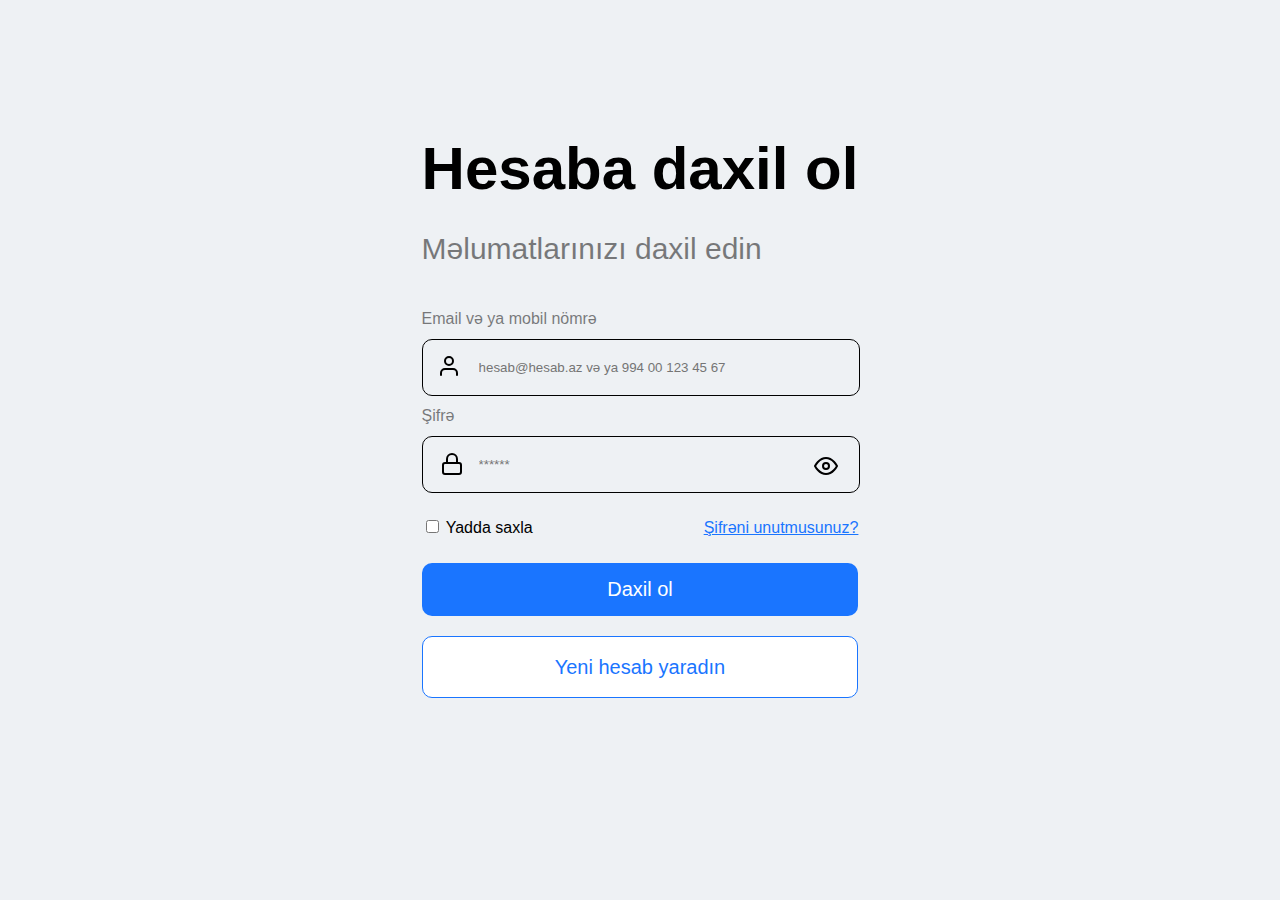
<file: index.html>
<!DOCTYPE html>
<html lang="en">
  <head>
    <meta charset="UTF-8" />
    <meta name="viewport" content="width=device-width, initial-scale=1.0" />
    <link rel="stylesheet" href="./style/home.css" />
    <title>Hesab az</title>
  </head>
  <body>
    <form class="form">
      <h1 class="form__title">Hesaba daxil ol</h1>
      <p class="form__content">Məlumatlarınızı daxil edin</p>

      <div class="form__email-phone">
        <label class="form__email-phone-lbl" for="Email Tel"
          >Email və ya mobil nömrə</label
        >
        <div class="rltv">
          <input
            class="form__email-phone-inpt"
            type="text"
            placeholder="hesab@hesab.az və ya 994 00 123 45 67"
          />
          <div class="message"></div>
          <img
            class="form__email-phone-icon"
            src="./image/user.svg"
            alt="user"
          />
        </div>
      </div>

      <div class="form__password">
        <label class="form__password-lbl" for="Şifrə">Şifrə</label>

        <div class="rltv">
          <input
            class="form__password-inpt"
            type="password"
            placeholder="******"
          />
          <img
            class="form__password-icon-lock"
            src="./image/lock.svg"
            alt="lock"
          />
          <img
            class="form__password-icon-eye"
            src="./image/eye.svg"
            alt="eye"
          />
          <img
            class="form__password-icon-eye-off"
            src="./image/eye-off.svg"
            alt="eye-off"
          />
        </div>
      </div>
      <div class="warning"></div>
      <div class="form__remember">
        <div class="form__remember-inpt">
          <input type="checkbox" />
          <label for="remember">Yadda saxla</label>
        </div>

        <div class="form__remember-forgot">
          <a href="./about.html">Şifrəni unutmusunuz?</a>
        </div>
      </div>

      <div class="form__submit">
        <button class="form__submit-enter" type="submit">Daxil ol</button>

        <a href="./contact.html" class="form__submit-newaccount" type="submit">
          Yeni hesab yaradın
        </a>
      </div>
    </form>
    <script src="./js/index.js"></script>
  </body>
</html>
</file>
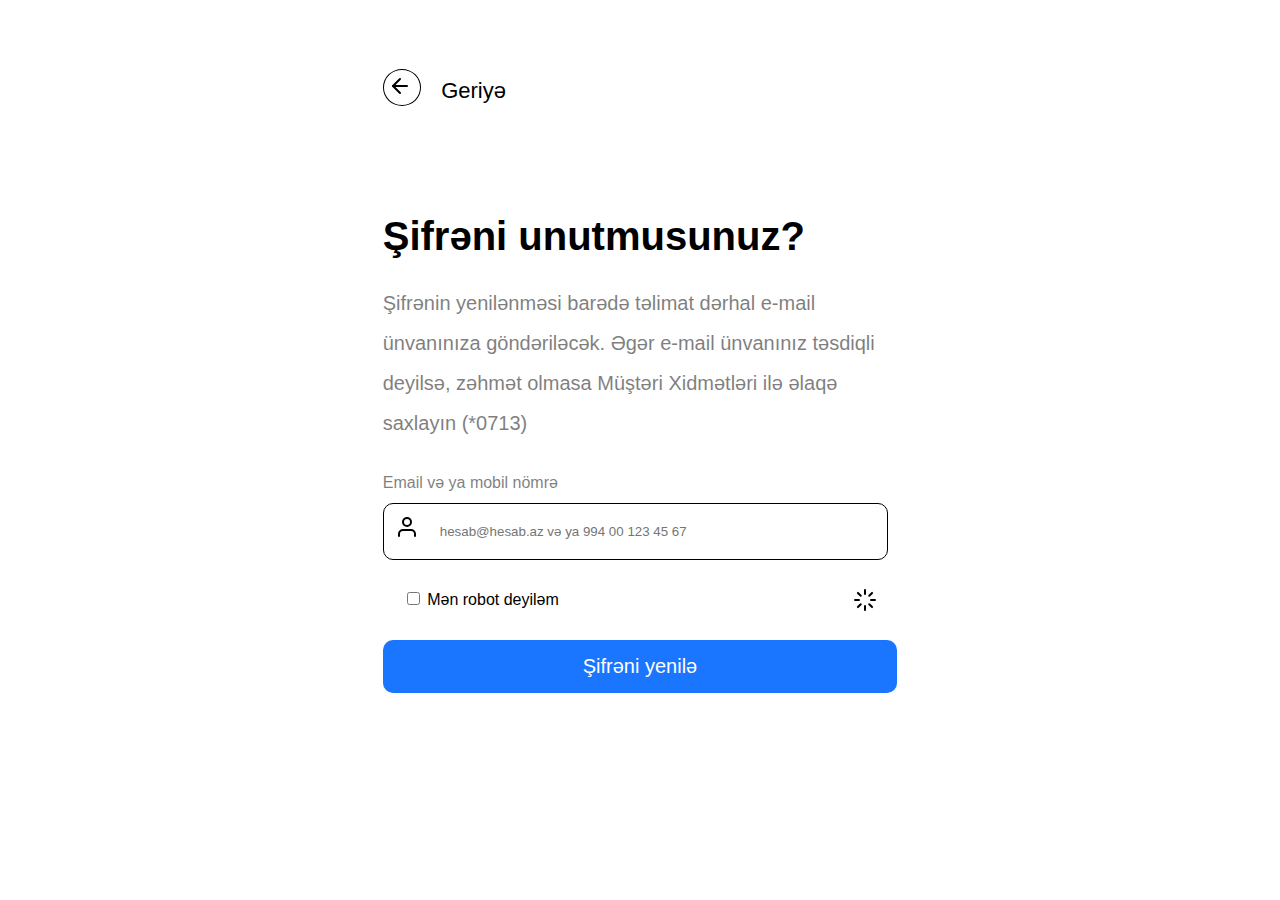
<file: about.html>
<!DOCTYPE html>
<html lang="en">
  <head>
    <meta charset="UTF-8" />
    <meta name="viewport" content="width=device-width, initial-scale=1.0" />
    <link rel="stylesheet" href="./style/about.css" />
    <title>Forgot password</title>
  </head>
  <body>
    <form class="form">
      <div class="form__prev">
        <a class="form__prev-btn" href="./index.html">
          <img src="./image/arrow-left.svg" alt="arrow" />
        </a>
        <span class="form__prev-text"> Geriyə</span>
      </div>

      <h1 class="form__title">Şifrəni unutmusunuz?</h1>
      <p class="form__content">
        Şifrənin yenilənməsi barədə təlimat dərhal e-mail <br />
        ünvanınıza göndəriləcək. Əgər e-mail ünvanınız təsdiqli <br />
        deyilsə, zəhmət olmasa Müştəri Xidmətləri ilə əlaqə <br />
        saxlayın (*0713)
      </p>

      <div class="form__email-phone">
        <label class="form__email-phone-lbl" for="Email Tel"
          >Email və ya mobil nömrə</label
        >
        <div class="rltv">
          <input
            class="form__email-phone-inpt"
            type="text"
            placeholder="hesab@hesab.az və ya 994 00 123 45 67"
          />
          <div class="message"></div>
          <img
            class="form__email-phone-icon"
            src="./image/user.svg"
            alt="user"
          />
        </div>
      </div>

      <div class="form__confirmation">
        <div class="form__confirmation-elements">
          <input class="form__confirmation-elements-inpt" type="checkbox" />
          <label>Mən robot deyiləm</label>
        </div>
        <img src="./image/loading.svg" alt="loading" />
      </div>

      <button class="form__btn" type="submit">Şifrəni yenilə</button>
    </form>
    <script src="./js/about.js"></script>
  </body>
</html>
</file>
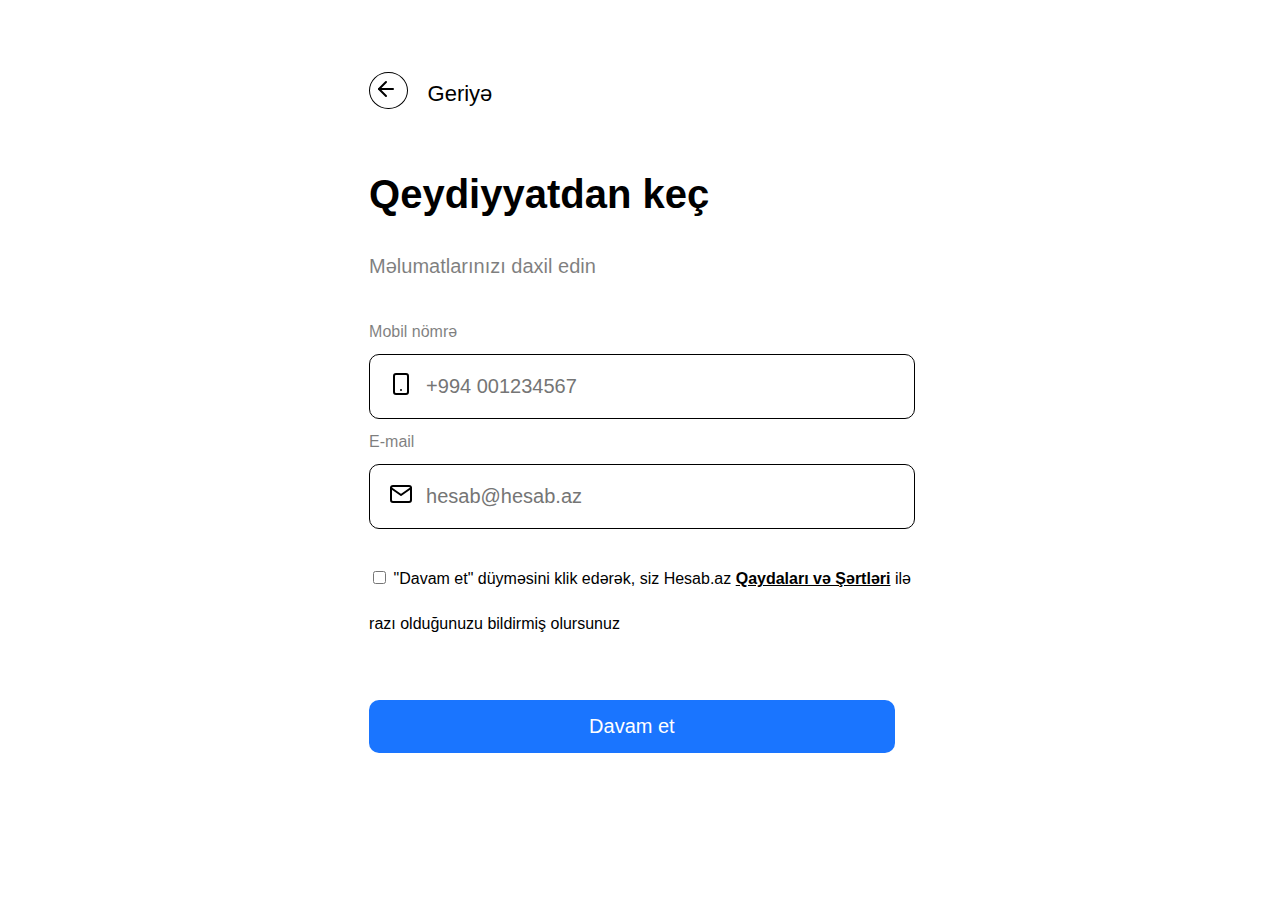
<file: contact.html>
<!DOCTYPE html>
<html lang="en">
  <head>
    <meta charset="UTF-8" />
    <meta name="viewport" content="width=device-width, initial-scale=1.0" />
    <link rel="stylesheet" href="./style/contact.css" />
    <title>Register</title>
  </head>
  <body>
    <form class="form">
      <div class="form__prev">
        <a class="form__prev-btn" href="./index.html">
          <img src="./image/arrow-left.svg" alt="arrow" />
        </a>
        <span class="form__prev-text"> Geriyə</span>
      </div>

      <h1 class="form__title">Qeydiyyatdan keç</h1>
      <p class="form__content">Məlumatlarınızı daxil edin</p>

      <div class="form__phone">
        <label class="form__phone-lbl" for="Tel">Mobil nömrə</label>
        <div class="rltv">
          <input
            class="form__phone-inpt"
            type="number"
            placeholder="+994 001234567"
          />
          <img class="form__phone-icon" src="./image/phone.svg" alt="phone" />
        </div>
        <div class="message"></div>
      </div>

      <div class="form__email">
        <label class="form__email-lbl" for="e-mail">E-mail</label>
        <div class="rltv">
          <input
            class="form__email-inpt"
            type="text"
            placeholder="hesab@hesab.az"
          />

          <img class="form__email-icon" src="./image/mail.svg" alt="mail" />
        </div>
        <div class="warning"></div>
      </div>

      <div class="form__confirmation">
        <input class="form__confirmation-inpt" type="checkbox" />
        <label class="form__confirmation-lbl"
          >"Davam et" düyməsini klik edərək, siz Hesab.az
          <b><u>Qaydaları və Şərtləri</u></b> ilə <br />
          razı olduğunuzu bildirmiş olursunuz</label
        >
      </div>
      <button class="form__btn" type="submit">Davam et</button>
    </form>
    <script src="./js/contact.js"></script>
  </body>
</html>
</file>
<file: style/home.css>
body {
  display: flex;
  align-items: center;
  justify-content: center;
  background-color: #eef1f4;
}

.form {
  margin-top: 8%;
  line-height: 40px;
  font-family: "Proxima Nova", sans-serif;
}
.form__title {
  font-size: 60px;
}
.form__content {
  opacity: 0.5;
  font-size: 30px;
}
.form__email-phone {
  display: flex;
  flex-direction: column;
}
.form__email-phone-lbl {
  opacity: 0.5;
}
.form__email-phone-inpt {
  padding: 20px 0px 20px 56px;
  width: 87%;
  border-radius: 10px;
  border: 0.5px solid black;
  background-color: transparent;
}
.form__email-phone-icon {
  position: absolute;
  top: 15px;
  left: 15px;
}
.form__password {
  display: flex;
  flex-direction: column;
}
.form__password-lbl {
  opacity: 0.5;
}
.form__password-inpt {
  padding: 20px 0px 20px 56px;
  width: 87%;
  border-radius: 10px;
  border: 0.5px solid black;
  background-color: transparent;
}
.form__password-icon-lock {
  position: absolute;
  bottom: 17px;
  left: 18px;
}
.form__password-icon-eye {
  position: absolute;
  cursor: pointer;
  bottom: 15px;
  right: 20px;
}
.form__password-icon-eye-off {
  position: absolute;
  bottom: 15px;
  right: 20px;
  cursor: pointer;
  display: none;
}
.form__remember {
  display: flex;
  justify-content: space-between;
  padding: 15px 0;
}
.form__remember-forgot a {
  color: #1a75ff;
}
.form__submit {
  display: flex;
  flex-direction: column;
  gap: 20px;
}
.form__submit-enter {
  padding: 15px 60px;
  border-radius: 10px;
  border: none;
  background-color: #1a75ff;
  color: #fff;
  font-size: 20px;
  cursor: pointer;
}
.form__submit-newaccount {
  padding: 10px 60px;
  border-radius: 10px;
  border: 0.5px solid #1a75ff;
  color: #1a75ff;
  background-color: #fff;
  font-size: 20px;
  text-decoration: none;
  text-align: center;
  transition: 0.2s ease-in-out;
  cursor: pointer;
}
.form__submit-newaccount:hover {
  background-color: #1a75ff;
  color: #fff;
}
.form .rltv {
  position: relative;
}/*# sourceMappingURL=home.css.map */
</file>
<file: style/about.css>
body {
  display: flex;
  align-items: center;
  justify-content: center;
}

.form {
  margin-top: 5%;
  line-height: 40px;
  font-family: "Proxima Nova", sans-serif;
}
.form__prev {
  margin-bottom: 20%;
}
.form__prev-btn {
  text-decoration: none;
  padding: 14px 4px 4px 4px;
  border-radius: 50%;
  background-color: #fff;
  border: 0.5px solid black;
  margin-right: 20px;
}
.form__prev-text {
  font-size: 22px;
}
.form__title {
  font-size: 40px;
}
.form__content {
  opacity: 0.5;
  font-size: 20px;
}
.form__email-phone {
  display: flex;
  flex-direction: column;
}
.form__email-phone-lbl {
  opacity: 0.5;
}
.form__email-phone-inpt {
  padding: 20px 0px 20px 56px;
  width: 87%;
  border-radius: 10px;
  border: 0.5px solid black;
  background-color: transparent;
}
.form__email-phone-icon {
  position: absolute;
  left: 12px;
  top: 12px;
}
.form__confirmation {
  display: flex;
  justify-content: space-between;
  padding: 20px;
}
.form__confirmation-elements-inpt {
  cursor: wait;
}
.form__btn {
  padding: 15px 200px;
  border-radius: 10px;
  border: none;
  background-color: #1a75ff;
  color: #fff;
  font-size: 20px;
  cursor: pointer;
}
.form .rltv {
  position: relative;
}/*# sourceMappingURL=about.css.map */
</file>
<file: style/contact.css>
body {
  display: flex;
  align-items: center;
  justify-content: center;
}

.form {
  margin-top: 5%;
  line-height: 45px;
  font-family: "Proxima Nova", sans-serif;
}
.form__prev {
  margin-bottom: 10%;
}
.form__prev-btn {
  text-decoration: none;
  padding: 14px 4px 4px 4px;
  border-radius: 50%;
  background-color: #fff;
  border: 0.5px solid black;
  margin-right: 20px;
}
.form__prev-text {
  font-size: 22px;
}
.form__title {
  font-size: 40px;
}
.form__content {
  opacity: 0.5;
  font-size: 20px;
}
.form .form__phone {
  display: flex;
  flex-direction: column;
}
.form .form__phone-lbl {
  opacity: 0.5;
}
.form .form__phone-inpt {
  padding: 20px 0px 20px 56px;
  width: 90%;
  border-radius: 10px;
  border: 0.5px solid black;
  position: relative;
  font-size: 20px;
  background-color: transparent;
}
.form .form__phone-icon {
  position: absolute;
  top: 18px;
  left: 20px;
}
.form .form__email {
  display: flex;
  flex-direction: column;
}
.form .form__email-lbl {
  opacity: 0.5;
}
.form .form__email-inpt {
  padding: 20px 0px 20px 56px;
  width: 90%;
  border-radius: 10px;
  border: 0.5px solid black;
  font-size: 20px;
  background-color: transparent;
}
.form .form__email-icon {
  position: absolute;
  top: 18px;
  left: 20px;
}
.form .form__confirmation {
  margin-top: 5%;
}
.form .form__confirmation-inpt {
  cursor: wait;
}
.form .form__confirmation-lbl u {
  cursor: pointer;
}
.form__btn {
  padding: 15px 220px;
  border-radius: 10px;
  margin-top: 10%;
  border: none;
  background-color: #1a75ff;
  color: #fff;
  font-size: 20px;
  cursor: pointer;
}
.form .rltv {
  position: relative;
}/*# sourceMappingURL=contact.css.map */
</file>
